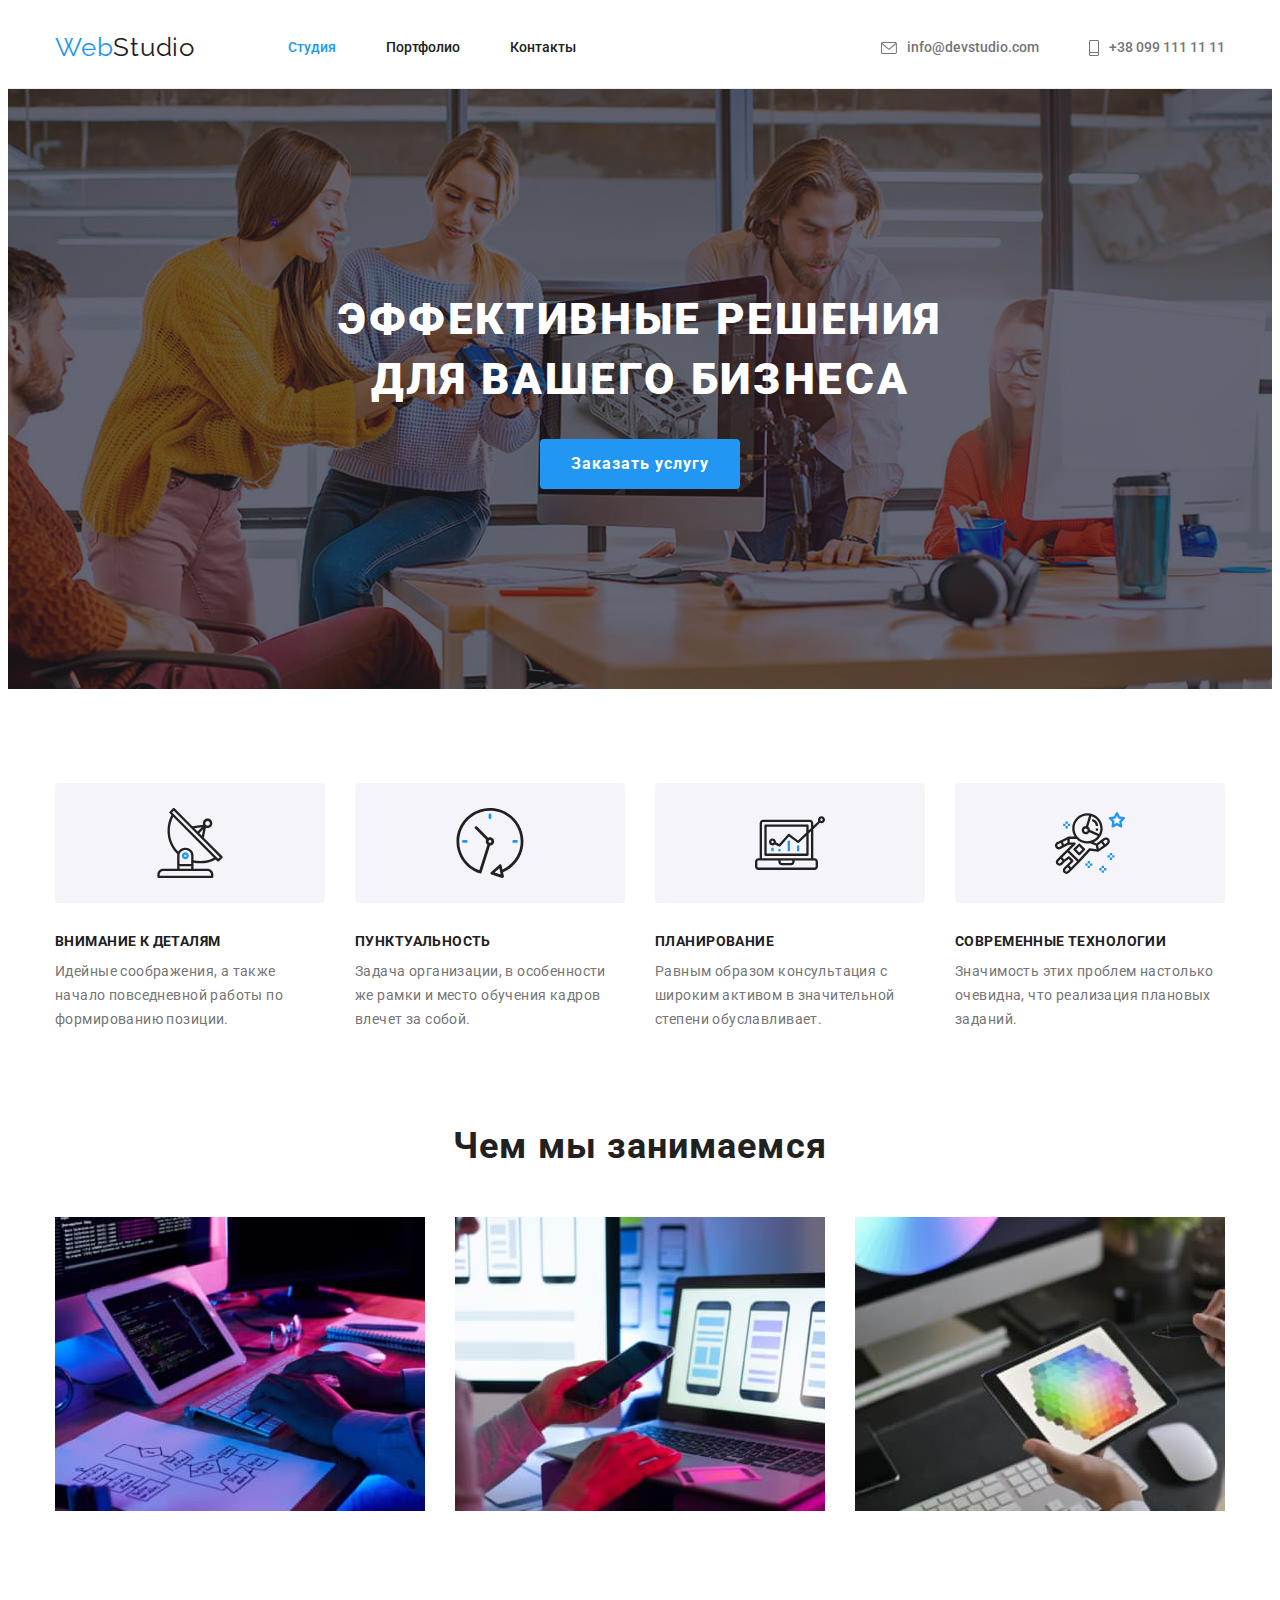
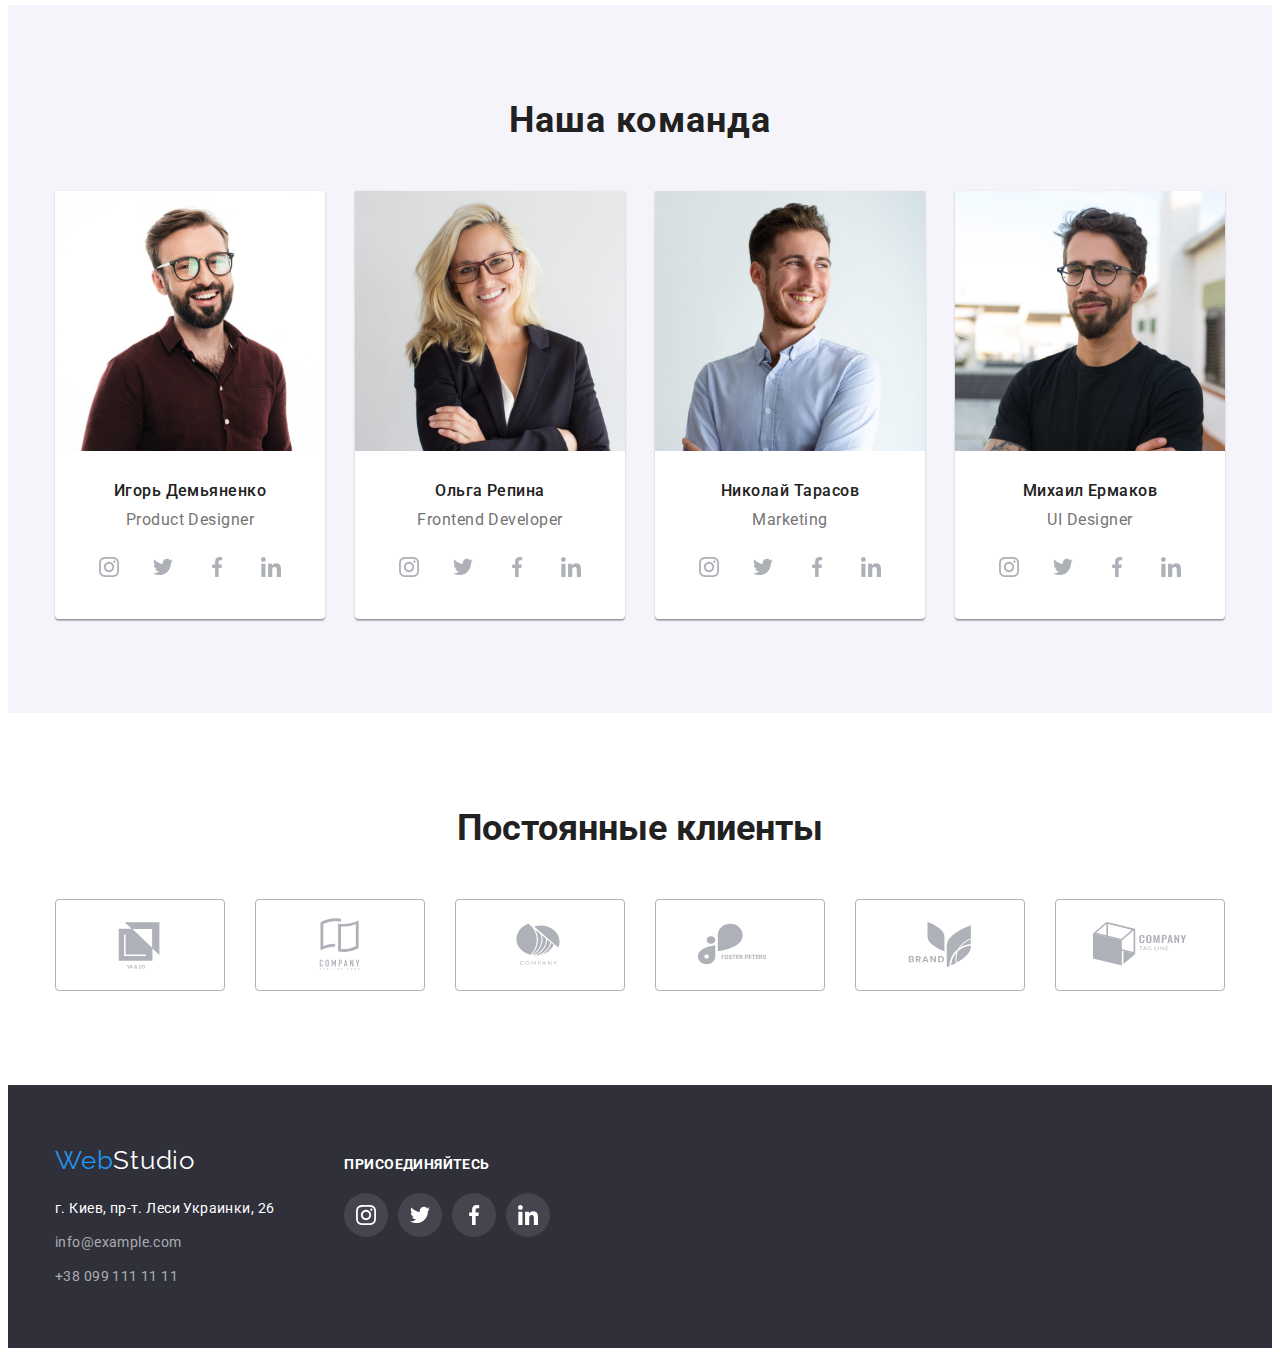
<file: index.html>
<!DOCTYPE html>
<html lang="ru">
    <head>
        <meta charset="utf-8" />
        <meta name="description" content="Web-Studio-(Version-2.1)" />
        <title>Web Studio</title>
        <link rel="stylesheet" href="https://cdnjs.cloudflare.com/ajax/libs/modern-normalize/1.1.0/modern-normalize.min.css"
            integrity="sha512-wpPYUAdjBVSE4KJnH1VR1HeZfpl1ub8YT/NKx4PuQ5NmX2tKuGu6U/JRp5y+Y8XG2tV+wKQpNHVUX03MfMFn9Q=="
            crossorigin="anonymous" referrerpolicy="no-referrer" />
        <link rel="preconnect" href="https://fonts.googleapis.com">
        <link rel="preconnect" href="https://fonts.gstatic.com" crossorigin>
        <link href="https://fonts.googleapis.com/css2?family=Raleway:wght@700&family=Roboto:wght@400;500;700;900&display=swap"
            rel="stylesheet">
        <link rel="stylesheet" href="./css/styles.css">
    </head>
        <body>
            <!--Header section-->
    <header class="header">
        <div class="container header-container">
            <nav class="header-nav">
                <a class="logo link" href="">Web<span class="logo-second">Studio</span> </a>
                <ul class="header-list list">
                    <li class="header-item"><a class="header-link link current" href="">Студия</a></li>
                    <li class="header-item"><a class="header-link link" href="./portfolio.html">Портфолио</a></li>
                    <li class="header-item"><a class="header-link link" href="">Контакты</a></li>
                </ul>
            </nav>
            <div class="header-contacts">
                <ul class="header-list list">
                    <li class="contacts list"><a class="contacts-link link" href="mailto:info@example.com">
                            <svg class="contacts-icon" width="16" height="12">
                                <use href="./images/icons.svg#icon-envelope"> </use>
                            </svg> info@devstudio.com</a></li>
                    <li class="contacts list"><a class="contacts-link link" href="tel:+380991111111">
                            <svg class="contacts-icon" width="10" height="16">
                                <use href="./images/icons.svg#icon-Vector"></use>
                            </svg> +38 099 111 11 11</a></li>
                </ul>
            </div>
        </div>
    </header>
            <!--Main section-->
                <main>
                    <section id="studio" class="hero">
                    <div class="container hero-container">
                        <h1 class="title-hero">Эффективные решения <br> для вашего бизнеса</h1>
                        <div class="btn-hero-right">
                        <button type="button" class="btn-hero">Заказать услугу</button>
                        </div>
                    </div>
                    </section>
                    <section class="sub-hero">
                        <div class="container sub-hero-container">
                        <ul class="sub-hero-list list">
                            <li class="sub-hero-item">
                                <div class="sub-hero-logo">
                                    <svg class="sub-hero-icon">
                                        <use href="./images/icons.svg#icon-antenna-1" width="70" height="70"></use>
                                    </svg>
                                </div>
                                <h3 class="sub-hero-title">Внимание к деталям</h3>
                                <p class="text-sub-title">Идейные соображения, а также начало повседневной работы по формированию позиции.</p>
                            </li>
                            <li class="sub-hero-item">
                                <div class="sub-hero-logo">
                                    <svg class="sub-hero-icon">
                                        <use href="./images/icons.svg#icon-clock-1" width="70" height="70"></use>
                                    </svg>
                                </div>
                                <h3 class="sub-hero-title">Пунктуальность</h3>
                                <p class="text-sub-title">Задача организации, в особенности же рамки и место обучения кадров влечет за собой.</p>
                            </li>
                            <li class="sub-hero-item">
                                <div class="sub-hero-logo">
                                    <svg class="sub-hero-icon">
                                        <use href="./images/icons.svg#icon-diagram-1" width="70" height="70"></use>
                                    </svg>
                                </div>
                                <h3 class="sub-hero-title">Планирование</h3>
                                <p class="text-sub-title">Равным образом консультация с широким активом в значительной степени обуславливает.</p>
                            </li>
                            <li class="sub-hero-item">
                                <div class="sub-hero-logo">
                                    <svg class="sub-hero-icon">
                                        <use href="./images/icons.svg#icon-astronaut-1" width="70" height="70"></use>
                                    </svg>
                                </div>
                                <h3 class="sub-hero-title">Современные технологии</h3>
                                <p class="text-sub-title">Значимость этих проблем настолько очевидна, что реализация плановых заданий.</p>
                            </li>
                        </ul>
                        </div>
                    </section>
                    <section id="pictures" class="pictures-section">
                        <div class="container pictures-container">
                        <h2 class="pictures-title">Чем мы занимаемся</h2>
                            <ul class="pictures-list list">
                                <li class="pictures-list-item"><img src="./images/img1.jpg" alt="Macbook на деревянном столе" width="370"></li>
                                <li class="pictures-list-item"><img src="./images/img2.jpg" alt="Ноутбук на столе и смартфон в руке" width="370"></li>
                                <li class="pictures-list-item"><img src="./images/img3.jpg" alt="Планшет в руках" width="370"></li>
                        </div>
                            </ul>
                    </section>
                    <section class="team-section">
                        <div class="container team-container">
                        <h2 class="team-title">Наша команда</h2>
                            <ul class="team-list list">
                                <li class="team-list-item">
                                    <img src="./images/team/i_dem.jpg" alt="мужчина с бородой в очках" width="270">
                                    <div class="team-content">
                                    <h3 class="title-team-members">Игорь Демьяненко</h3>
                                    <p class="vocation-team-members">Product Designer</p>
                                    <ul class="team-socials-list list">
                                        <li class="team-socials-item">
                                            <a href="" class="team-socials-link">
                                                <svg class="team-socials-icon" width="20" height="20">
                                                    <use href="./images/icons.svg#icon-instagram-2"></use>
                                                </svg>
                                            </a>
                                        </li>
                                        <li class="team-socials-item">
                                            <a href="" class="team-socials-link">
                                                <svg class="team-socials-icon" widht="20" height="20">
                                                    <use href="./images/icons.svg#icon-twitter-1"></use>
                                                </svg>
                                            </a>
                                        </li>
                                        <li class="team-socials-item">
                                            <a href="" class="team-socials-link">
                                                <svg class="team-socials-icon" widht="10" height="20">
                                                    <use href="./images/icons.svg#icon-facebook-1"></use>
                                                </svg>
                                            </a>
                                        </li>
                                        <li class="team-socials-item">
                                            <a href="" class="team-socials-link">
                                                <svg class="team-socials-icon" widht="20" height="20">
                                                    <use href="./images/icons.svg#icon-linkedin-1"></use>
                                                </svg>
                                            </a>
                                        </li>
                                    </ul>
                                    </div>
                                </li>
                                <li class="team-list-item">
                                    <img src="./images/team/o_rep.jpg" alt="девушка в очках" width="270">
                                    <div class="team-content">
                                    <h3 class="title-team-members">Ольга Репина</h3>
                                    <p class="vocation-team-members">Frontend Developer</p>
                                    <ul class="team-socials-list list">
                                        <li class="team-socials-item">
                                            <a href="" class="team-socials-link">
                                                <svg class="team-socials-icon" width="20" height="20">
                                                    <use href="./images/icons.svg#icon-instagram-2"></use>
                                                </svg>
                                            </a>
                                        </li>
                                        <li class="team-socials-item">
                                            <a href="" class="team-socials-link">
                                                <svg class="team-socials-icon" widht="20" height="20">
                                                    <use href="./images/icons.svg#icon-twitter-1"></use>
                                                </svg>
                                            </a>
                                        </li>
                                        <li class="team-socials-item">
                                            <a href="" class="team-socials-link">
                                                <svg class="team-socials-icon" widht="10" height="20">
                                                    <use href="./images/icons.svg#icon-facebook-1"></use>
                                                </svg>
                                            </a>
                                        </li>
                                        <li class="team-socials-item">
                                            <a href="" class="team-socials-link">
                                                <svg class="team-socials-icon" widht="20" height="20">
                                                    <use href="./images/icons.svg#icon-linkedin-1"></use>
                                                </svg>
                                            </a>
                                        </li>
                                    </ul>
                                    </div>
                                </li>
                                <li class="team-list-item">
                                    <img src="./images/team/n_tar.jpg" alt="улыбающийся молодой мужчина" width="270">
                                    <div class="team-content">
                                    <h3 class="title-team-members">Николай Тарасов</h3>
                                    <p class="vocation-team-members">Marketing</p>
                                    <ul class="team-socials-list list">
                                        <li class="team-socials-item">
                                            <a href="" class="team-socials-link">
                                                <svg class="team-socials-icon" width="20" height="20">
                                                    <use href="./images/icons.svg#icon-instagram-2"></use>
                                                </svg>
                                            </a>
                                        </li>
                                        <li class="team-socials-item">
                                            <a href="" class="team-socials-link">
                                                <svg class="team-socials-icon" widht="20" height="20">
                                                    <use href="./images/icons.svg#icon-twitter-1"></use>
                                                </svg>
                                            </a>
                                        </li>
                                        <li class="team-socials-item">
                                            <a href="" class="team-socials-link">
                                                <svg class="team-socials-icon" widht="10" height="20">
                                                    <use href="./images/icons.svg#icon-facebook-1"></use>
                                                </svg>
                                            </a>
                                        </li>
                                        <li class="team-socials-item">
                                            <a href="" class="team-socials-link">
                                                <svg class="team-socials-icon" widht="20" height="20">
                                                    <use href="./images/icons.svg#icon-linkedin-1"></use>
                                                </svg>
                                            </a>
                                        </li>
                                    </ul>
                                    </div>
                                </li>
                                <li class="team-list-item">
                                    <img src="./images/team/m_erm.jpg" alt="молодой мужчина в очках" width="270">
                                    <div class="team-content">
                                    <h3 class="title-team-members">Михаил Ермаков</h3>
                                    <p class="vocation-team-members">UI Designer</p>
                                    <ul class="team-socials-list list">
                                        <li class="team-socials-item">
                                            <a href="" class="team-socials-link">
                                                <svg class="team-socials-icon" width="20" height="20">
                                                    <use href="./images/icons.svg#icon-instagram-2"></use>
                                                </svg>
                                            </a>
                                        </li>
                                        <li class="team-socials-item">
                                            <a href="" class="team-socials-link">
                                                <svg class="team-socials-icon" widht="20" height="20">
                                                    <use href="./images/icons.svg#icon-twitter-1"></use>
                                                </svg>
                                            </a>
                                        </li>
                                        <li class="team-socials-item">
                                            <a href="" class="team-socials-link">
                                                <svg class="team-socials-icon" widht="10" height="20">
                                                    <use href="./images/icons.svg#icon-facebook-1"></use>
                                                </svg>
                                            </a>
                                        </li>
                                        <li class="team-socials-item">
                                            <a href="" class="team-socials-link">
                                                <svg class="team-socials-icon" widht="20" height="20">
                                                    <use href="./images/icons.svg#icon-linkedin-1"></use>
                                                </svg>
                                            </a>
                                        </li>
                                    </ul>
                                    </div>
                                </li>
                            </ul>
                        </div>
                    </section>
                    <section class="clients-section">
                        <div class="container">
                            <h2 class="clients-title">Постоянные клиенты</h2>
                            <ul class="clients-list list">
                                
                                <li class="clients-item">
                                    <a href="" class="clients-link">
                                        <svg class="clients-icon" width="106" height="60">
                                            <use href="./images/icons.svg#icon-Logo"></use>
                                        </svg>
                                    </a>
                                </li>
                                
                                <li class="clients-item">
                                    <a href="" class="clients-link">
                                        <svg class="clients-icon" width="106" height="60">
                                            <use href="./images/icons.svg#icon-Logo-1"></use>
                                        </svg>
                                    </a>
                                </li>
                                
                                <li class="clients-item">
                                    <a href="" class="clients-link">
                                        <svg class="clients-icon" width="106" height="60">
                                            <use href="./images/icons.svg#icon-Logo-2"></use>
                                        </svg>
                                    </a>
                                </li>
                                
                                <li class="clients-item">
                                    <a href="" class="clients-link">
                                        <svg class="clients-icon" width="106" height="60">
                                            <use href="./images/icons.svg#icon-Logo-3"></use>
                                        </svg>
                                    </a>
                                </li>
                                
                                <li class="clients-item">
                                    <a href="" class="clients-link">
                                        <svg class="clients-icon" width="106" height="60">
                                            <use href="./images/icons.svg#icon-Logo-4"></use>
                                        </svg>
                                    </a>
                                </li>

                                <li class="clients-item">
                                    <a href="" class="clients-link">
                                        <svg class="clients-icon" width="106" height="60">
                                            <use href="./images/icons.svg#icon-Logo-5"></use>
                                        </svg>
                                    </a>
                                </li>
                            </ul>

                        </div>
                    </section>
                </main>
            <!--Footer section-->
                <footer id="contact" class="footer">
                    <div class="footer-container container">
                    <div>
                    <a class="logo link" href="">Web<span class="footer-logo-second">Studio</span> </a>
                    <address class="address">
                        <ul class="address-list">
                            <li class="footer-list-item">
                                <a href="https://goo.gl/maps/HhhkS5GEAfCxWmF9A" 
                                target="_blank" rel="noopener norefferer nofollow"
                                class="footer-link-address">
                                г. Киев, пр-т. Леси Украинки, 26</a>
                            </li>
                            <li class="footer-list-item"><a href="mailto:info@example.com" class="footer-link">info@example.com</a></li>
                            <li class="footer-list-item"><a href="tel:+380991111111" class="footer-link">+38 099 111 11 11</a></li>
                        </ul>
                    </address>
                    </div>
                    
                    <div class="footer-right">
                        <h2 class="footer-right-title">присоединяйтесь</h2>
                        <ul class="footer-social list">
                            <li class="footer-social-item"> <a href="" class="footer-social-link link">
                                    <svg class="footer-social-icon" width="20" height="20">
                                        <use href="./images/icons.svg#icon-instagram-2"></use>
                                    </svg>
                                </a>
                            </li>
                            <li class="footer-social-item"> <a href="" class="footer-social-link link">
                                    <svg class="footer-social-icon" width="20" height="20">
                                        <use href="./images/icons.svg#icon-twitter-1"></use>
                                    </svg>
                                </a>
                            </li>
                            <li class="footer-social-item"> <a href="" class="footer-social-link link">
                                    <svg class="footer-social-icon" width="20" height="20">
                                        <use href="./images/icons.svg#icon-facebook-1"></use>
                                    </svg>
                                </a>
                            </li>
                            <li class="footer-social-item"> <a href="" class="footer-social-link link">
                                    <svg class="footer-social-icon" width="20" height="20">
                                        <use href="./images/icons.svg#icon-linkedin-1"></use>
                                    </svg>
                                </a>
                            </li>
                        </ul>
                    </div>
                    </div>
                </footer>
        </body>    
</html>
</file>
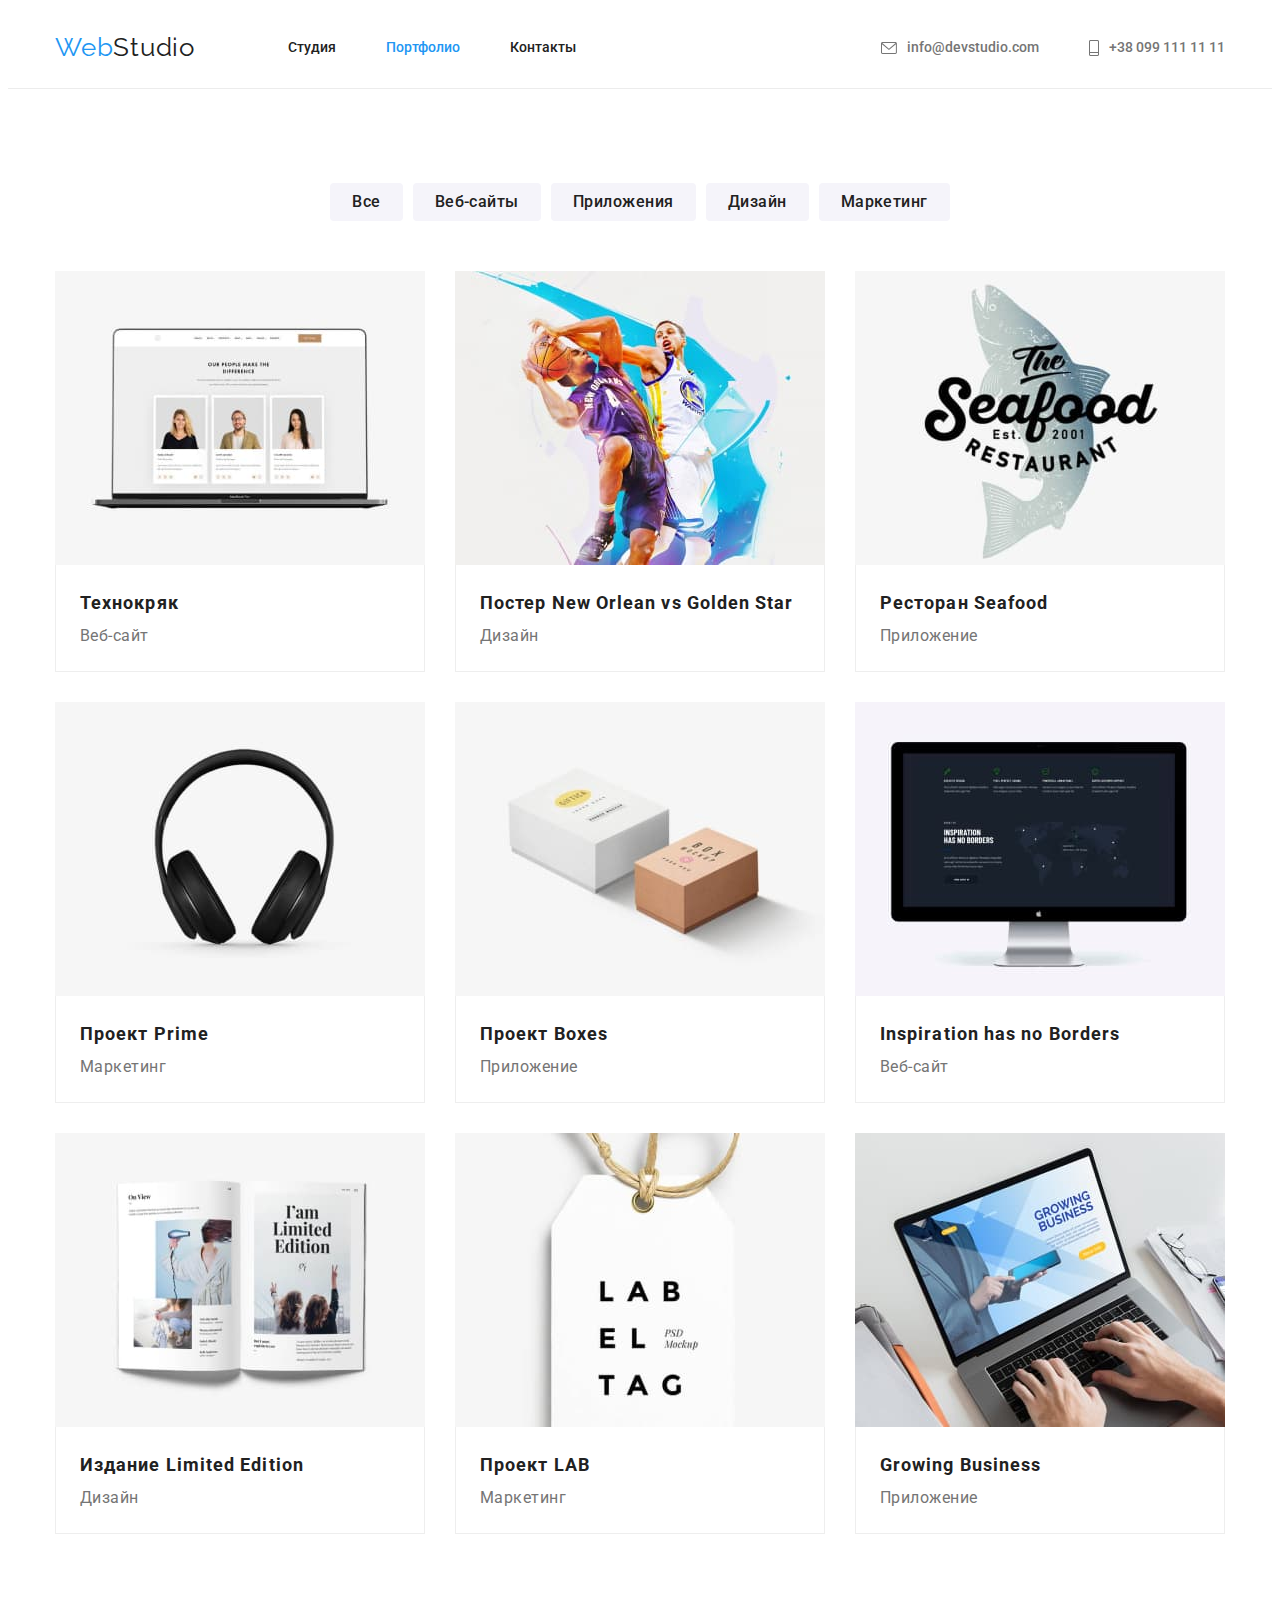
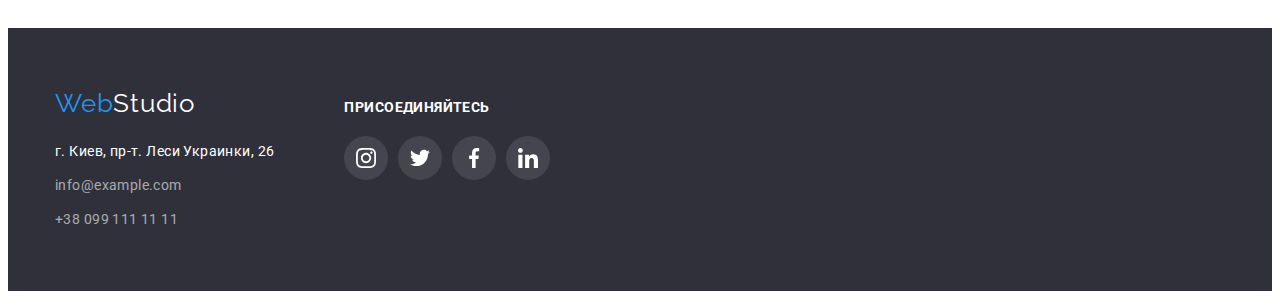
<file: portfolio.html>
<!DOCTYPE html>
<html lang="ru">

<head>
    <meta charset="utf-8" />
    <meta name="description" content="Web-Studio-(Version-2.1)" />
    <title>Web Studio</title>
    <link rel="stylesheet" href="https://cdnjs.cloudflare.com/ajax/libs/modern-normalize/1.1.0/modern-normalize.min.css"
        integrity="sha512-wpPYUAdjBVSE4KJnH1VR1HeZfpl1ub8YT/NKx4PuQ5NmX2tKuGu6U/JRp5y+Y8XG2tV+wKQpNHVUX03MfMFn9Q=="
        crossorigin="anonymous" referrerpolicy="no-referrer" />
    <link rel="preconnect" href="https://fonts.googleapis.com">
    <link rel="preconnect" href="https://fonts.gstatic.com" crossorigin>
    <link
        href="https://fonts.googleapis.com/css2?family=Raleway:wght@700&family=Roboto:wght@400;500;700;900&display=swap"
        rel="stylesheet">
    <link rel="stylesheet" href="./css/styles.css">
</head>

<body>
    <!--Header section-->
    <header class="header">
        <div class="container header-container">
            <nav class="header-nav">
                <a class="logo link" href="">Web<span class="logo-second">Studio</span> </a>
                <ul class="header-list list">
                    <li class="header-item"><a class="header-link link" href="./index.html">Студия</a></li>
                    <li class="header-item"><a class="header-link link current" href="./portfolio.html">Портфолио</a></li>
                    <li class="header-item"><a class="header-link link" href="">Контакты</a></li>
                </ul>
            </nav>
            <div class="header-contacts">
                <ul class="header-list list">
                    <li class="contacts list"><a class="contacts-link link" href="mailto:info@example.com">
                            <svg class="contacts-icon" width="16" height="12">
                                <use href="./images/icons.svg#icon-envelope"> </use>
                            </svg> info@devstudio.com</a></li>
                    <li class="contacts list"><a class="contacts-link link" href="tel:+380991111111">
                            <svg class="contacts-icon" width="10" height="16">
                                <use href="./images/icons.svg#icon-Vector"></use>
                            </svg> +38 099 111 11 11</a></li>
                </ul>
            </div>
        </div>
    </header>
    <!--Main section-->
    <main class="main-portfolio">
        <section class="portfolio">
            <div class="container container-portfolio-btns">
            <h2 hidden class="visually-hidden">Filters buttons</h2>
            <ul class="portfolio-list-btns list">
                <li class="portfolio-item-btns"><button type="button" class="portfolio-button">Все</button></li>
                <li class="portfolio-item-btns"><button type="button" class="portfolio-button">Веб-сайты</button></li>
                <li class="portfolio-item-btns"><button type="button" class="portfolio-button">Приложения</button></li>
                <li class="portfolio-item-btns"><button type="button" class="portfolio-button">Дизайн</button></li>
                <li class="portfolio-item-btns"><button type="button" class="portfolio-button">Маркетинг</button></li>
            </ul>
            </div>
            <div class="container portfolio-list-img">
            <h2 hidden class="visually-hidden">All our projects</h2>
            <ul class="portfolio-list list">
                <li class="portfolio-list-item">
                    <a href="" class="portfolio-link link">
                    <img src="./images/portfolio-img/img-1.jpg" alt="Ноутбук с карточками разработчиков" width="370" height="294">
                    <div class="container-text">
                    <h3 class="portfolio-projects-title">Технокряк</h3>
                    <p class="portfolio-projects-text">Веб-сайт</p>
                </div>
                </a>
                </li>
                <li class="portfolio-list-item">
                    <a href="" class="portfolio-link link">
                    <img src="./images/portfolio-img/img-2.jpg" alt="Борьба за баскетбольный мяч" width="370" height="294">
                    <div class="container-text">
                    <h3 class="portfolio-projects-title">Постер New Orlean vs Golden Star</h3>
                    <p class="portfolio-projects-text">Дизайн</p>
                </div>
                </a>
                </li>
                <li class="portfolio-list-item">
                    <a href="" class="portfolio-link link">
                    <img src="./images/portfolio-img/img-3.jpg" alt="Логотип ресторана с рыбой на фоне" width="370" height="294">
                    <div class="container-text">
                    <h3 class="portfolio-projects-title">Ресторан Seafood</h3>
                    <p class="portfolio-projects-text">Приложение</p>
                </div>
                </a>
                </li>
                <li class="portfolio-list-item">
                    <a href="" class="portfolio-link link">
                    <img src="./images/portfolio-img/img-4.jpg" alt="Наушники" width="370" height="294">
                    <div class="container-text">
                    <h3 class="portfolio-projects-title">Проект Prime</h3>
                    <p class="portfolio-projects-text">Маркетинг</p>
                </div>
                </a>
                </li>
                <li class="portfolio-list-item">
                    <a href="" class="portfolio-link link">
                    <img src="./images/portfolio-img/img-5.jpg" alt="Две коробочки - коричневая и белая" width="370" height="294">
                    <div class="container-text">
                    <h3 class="portfolio-projects-title">Проект Boxes</h3>
                    <p class="portfolio-projects-text">Приложение</p>
                </div>
                </a>
                </li>
                <li class="portfolio-list-item">
                    <a href="" class="portfolio-link link">
                    <img src="./images/portfolio-img/img-6.jpg" alt="Монитор с открытом сайтом компании разработчиков" width="370" height="294">
                    <div class="container-text">
                    <h3 class="portfolio-projects-title">Inspiration has no Borders</h3>
                    <p class="portfolio-projects-text">Веб-сайт</p>
                </div>
                </a>
                </li>
                <li class="portfolio-list-item">
                    <a href="" class="portfolio-link link">
                    <img src="./images/portfolio-img/img-7.jpg" alt="Открытая книга Limited Edition"
                        width="370" height="294">
                    <div class="container-text">
                        <h3 class="portfolio-projects-title">Издание Limited Edition</h3>
                    <p class="portfolio-projects-text">Дизайн</p>
                </div>
                </a>
                </li>
                <li class="portfolio-list-item">
                    <a href="" class="portfolio-link link">
                    <img src="./images/portfolio-img/img-8.jpg" alt="Бирка проекта Lab" width="370" height="294">
                    <div class="container-text">
                    <h3 class="portfolio-projects-title">Проект LAB</h3>
                    <p class="portfolio-projects-text">Маркетинг</p>
                </div>
                </a>
                </li>
                <li class="portfolio-list-item">
                    <a href="" class="portfolio-link link">
                    <img src="./images/portfolio-img/img-9.jpg" alt="Отрытый ноутбук с сайтом о бизнесе" width="370" height="294">
                    <div class="container-text">
                    <h3 class="portfolio-projects-title">Growing Business</h3>
                    <p class="portfolio-projects-text">Приложение</p>
                    </div>
                    </a>
                </li>
            </ul>
            </div>
        </section>
        
    </main>
    <!--Footer section-->
                <footer id="contact" class="footer">
                    <div class="footer-container container">
                        <div>
                        <a class="logo link" href="">Web<span class="footer-logo-second">Studio</span> </a>
                            <address class="address">
                                <ul class="address-list">
                                    <li class="footer-list-item">
                                        <a href="https://goo.gl/maps/HhhkS5GEAfCxWmF9A" target="_blank"
                                            rel="noopener norefferer nofollow" class="footer-link-address">
                                            г. Киев, пр-т. Леси Украинки, 26</a>
                                    </li>
                                    <li class="footer-list-item"><a href="mailto:info@example.com"
                                            class="footer-link">info@example.com</a></li>
                                    <li class="footer-list-item"><a href="tel:+380991111111" class="footer-link">+38 099 111 11 11</a>
                                    </li>
                                </ul>
                            </address>
                        </div>
                
                        <div class="footer-right">
                            <h2 class="footer-right-title">присоединяйтесь</h2>
                            <ul class="footer-social list">
                                <li class="footer-social-item"> <a href="" class="footer-social-link link">
                                        <svg class="footer-social-icon" width="20" height="20">
                                            <use href="./images/icons.svg#icon-instagram-2"></use>
                                        </svg>
                                    </a>
                                </li>
                                <li class="footer-social-item"> <a href="" class="footer-social-link link">
                                        <svg class="footer-social-icon" width="20" height="20">
                                            <use href="./images/icons.svg#icon-twitter-1"></use>
                                        </svg>
                                    </a>
                                </li>
                                <li class="footer-social-item"> <a href="" class="footer-social-link link">
                                        <svg class="footer-social-icon" width="20" height="20">
                                            <use href="./images/icons.svg#icon-facebook-1"></use>
                                        </svg>
                                    </a>
                                </li>
                                <li class="footer-social-item"> <a href="" class="footer-social-link link">
                                        <svg class="footer-social-icon" width="20" height="20">
                                            <use href="./images/icons.svg#icon-linkedin-1"></use>
                                        </svg>
                                    </a>
                                </li>
                            </ul>
                        </div>
                    </div>
                </footer>
</body>

</html>
</file>
<file: css/styles.css>
:root {
  --after-title-text-color: #757575;
  --btn-background: #2196f3;
  --accent-color: #2196f3;
  --title-color: #212121;
  --alternative-color: #ffffff;
}

* {
  box-sizing: border-box;
}

p,
h1,
h2,
h3,
h4,
h5,
h6 {
  margin: 0;
}

ul {
  margin: 0;
  padding: 0;
}

button {
  cursor: pointer;
}

img {
  display: block;
}

body {
  font-family: 'Roboto', sans-serif;
  color: #212121;
}
a {
  text-decoration: none;
}

.link {
  text-decoration: none;
}

.container {
  width: 1200px;
  padding-left: 15px;
  padding-right: 15px;
  margin: 0 auto;
}

.list {
  list-style: none;
  display: flex;
  align-items: center;
}
/*------------Header section--------------*/
.header {
  background: var(--alternative-color);
  margin: 0 auto;
  border-bottom: 1px solid #ececec;
}

.header-container {
  display: flex;
  align-items: center;
}

.logo {
  font-family: Raleway, sans-serif;
  font-size: 26px;
  line-height: 1.2;
  letter-spacing: 0.03em;
  color: var(--accent-color);
}
.logo:hover,
.logo:focus {
  color: var(--accent-color);
}

.logo-second {
  color: var(--title-color);
}
.logo-second:hover,
.logo-second:focus {
  color: var(--accent-color);
}

.header-nav {
  display: flex;
  align-items: center;
}

.header-list {
  display: flex;
  align-items: center;
  margin-left: 93px;
  padding-left: 0px;
}

.header-list .link {
  display: flex;
  align-items: center;
  padding-top: 32px;
  padding-bottom: 32px;
}

.header-item:not(:last-child) {
  margin-right: 50px;
}

.header-link {
  font-weight: 500;
  font-size: 14px;
  line-height: 1.14;
  color: var(--title-color);
}

.header-list .current {
  color: var(--accent-color);
}

.header-link:hover,
.header-link:focus {
  color: var(--accent-color);
}

.header-contacts {
  margin-left: auto;
}

.contacts:not(:last-child) {
  margin-right: 50px;
}

.contacts-link {
  font-weight: 500;
  font-size: 14px;
  line-height: 1.14;
  color: var(--after-title-text-color);
}
.contacts-link:hover,
.contacts-link:focus {
  color: var(--accent-color);
}

.contacts-icon {
  fill: currentColor;
  margin-right: 10px;
}
/*------------Main section--------------*/
/*------------Studio page---------------*/

.hero {
  background: #2f303a;
  background-image: linear-gradient(rgba(47, 48, 58, 0.4), rgba(47, 48, 58, 0.4)),
    url(../images/hero-bg.jpg);
  background-repeat: no-repeat;
  background-position: center;
  background-size: cover;
  text-align: center;
  max-width: 1600px;
  margin: 0 auto;
  padding-top: 200px;
  padding-bottom: 200px;
}

.hero-container {
  display: flex;
  flex-direction: column;
  justify-content: center;
  align-items: center;
}

.title-hero {
  font-weight: 900;
  font-size: 44px;
  line-height: calc(60 / 44);
  text-align: center;
  letter-spacing: 0.06em;
  text-transform: uppercase;
  color: var(--alternative-color);
  margin-bottom: 30px;
}

.btn-hero {
  font-family: inherit;
  cursor: pointer;
  font-weight: bold;
  text-align: center;
  font-size: 16px;
  line-height: calc(30 / 16);
  letter-spacing: 0.06em;
  color: var(--alternative-color);
  background-color: var(--btn-background);
  border-radius: 4px;
  min-width: 200px;
  height: 50px;
  border: none;
}

/*-------Sub-hero---------*/

.sub-hero {
  padding-top: 94px;
  padding-bottom: 94px;
  margin: 0 auto;
}

.sub-hero-container {
  display: flex;
  flex-wrap: wrap;
}

.sub-hero-list {
  display: flex;
  align-items: center;
  margin-left: -30px;
}

.sub-hero-item {
  width: calc(100% / 4 - 30px);
  margin-left: 30px;
}
.sub-hero-title {
  margin-top: 30px;
  font-weight: bold;
  font-size: 14px;
  line-height: calc(16 / 14);
  letter-spacing: 0.03em;
  text-transform: uppercase;
  color: var(--title-color);
}
.text-sub-title {
  font-weight: normal;
  font-size: 14px;
  line-height: calc(24 / 14);
  letter-spacing: 0.03em;
  color: var(--after-title-text-color);
  margin-top: 10px;
}

.sub-hero-logo {
  width: 270px;
  height: 120px;
  display: flex;
  justify-content: center;
  align-items: center;
  background-color: #f5f4fa;
  border-radius: 4px;
}
.sub-hero-icon {
  width: 70px;
  height: 70px;
}

/*------Pictures section------*/

.pictures-section {
  text-align: center;
  padding-bottom: 94px;
}

.pictures-title {
  font-weight: bold;
  font-size: 36px;
  text-align: center;
  letter-spacing: 0.03em;
  margin-bottom: 50px;
  line-height: calc(42 / 36);
}

.pictures-list {
  display: flex;
  margin-left: -30px;
  flex-wrap: wrap;
}
.pictures-list-item {
  width: calc(100% / 3 - 30px);
  margin-left: 30px;
}

/*-------Team-section-------*/

.team-section {
  text-align: center;
  margin: 0 auto;
  padding-top: 94px;
  padding-bottom: 94px;
  background: #f5f4fa;
}

.team-list {
  display: flex;
  margin-left: -30px;
  flex-wrap: wrap;
}

.team-list-item {
  width: calc(100% / 4 - 30px);
  margin-left: 30px;
  background: var(--alternative-color);
  border-radius: 0px 0px 4px 4px;
  box-shadow: 0px 1px 3px rgba(0, 0, 0, 0.12), 0px 1px 1px rgba(0, 0, 0, 0.14),
    0px 2px 1px rgba(0, 0, 0, 0.2);
}

.team-content {
  padding: 30px;
}

.team-title {
  font-weight: bold;
  font-size: 36px;
  line-height: calc(42 / 36);
  letter-spacing: 0.03em;
  padding-bottom: 50px;
}
.title-team-members {
  font-weight: 500;
  font-size: 16px;
  line-height: calc(19 / 16);
  letter-spacing: 0.03em;
  padding-bottom: 10px;
}
.vocation-team-members {
  font-size: 16px;
  line-height: calc(19 / 16);
  letter-spacing: 0.03em;
  color: var(--after-title-text-color);
  margin-bottom: 16px;
}

.team-socials-list {
  display: flex;
  justify-content: center;
}

.team-socials-item + .team-socials-item {
  margin-left: 10px;
}

.team-socials-link {
  width: 44px;
  height: 44px;
  border-radius: 50%;
  display: flex;
  align-items: center;
  justify-content: center;
  color: #afb1b8;
}

.team-socials-link:hover,
.team-socials-link:focus {
  background-color: var(--accent-color);
  color: #ffffff;
}

.team-socials-icon {
  fill: currentColor;
}

/*-----------Clients section---------------*/

.clients-section {
  text-align: center;
  margin: 0 auto;
  padding-top: 94px;
  padding-bottom: 94px;
}

.clients-title {
  font-weight: bold;
  font-size: 36px;
  line-height: calc(42 / 36);
  text-align: center;
}

.clients-list {
  display: flex;
  justify-content: center;
  align-items: center;
  margin-top: 50px;
}
.clients-item + .clients-item {
  margin-left: 30px;
}

.clients-link {
  display: flex;
  justify-content: center;
  align-items: center;
  width: 170px;
  height: 92px;
  border: 1px solid rgba(175, 177, 184, 1);
  border-radius: 4px;
}
.clients-link:hover,
.clients-link:focus {
  border-color: var(--accent-color);
}

.clients-link:hover .clients-icon,
.clients-link:focus .clients-icon {
  fill: var(--accent-color);
}

.clients-icon {
  width: 106px;
  height: 60px;
  fill: #afb1b8;
}

/*------------Portfolio page---------------*/

.main-portfolio {
  max-width: 1600px;
  margin: 0 auto;
  padding-top: 94px;
  padding-bottom: 94px;
}

.portfolio-list-btns {
  display: flex;
  justify-content: center;
  margin-bottom: 50px;
  margin-left: -10px;
}
.portfolio-item-btns {
  margin-left: 10px;
}
.portfolio-button {
  padding: 6px 22px;
  font-weight: 500;
  border: none;
  font-size: 16px;
  line-height: 1.6;
  text-align: center;
  color: var(--title-color);
  background: #f5f4fa;
  border-radius: 4px;
}

.portfolio-button:hover,
.portfolio-button:focus {
  color: var(--alternative-color);
  background: var(--btn-background);
}

.portfolio-list {
  display: flex;
  flex-wrap: wrap;
  margin-left: -30px;
  margin-top: -30px;
}

.portfolio-list-item {
  flex-basis: calc(100% / 3 - 30px);
  margin-left: 30px;
  margin-top: 30px;
}

.container-text {
  padding: 20px 24px;
  border: 1px solid #eeeeee;
  border-top: none;
}

.portfolio-button {
  font-family: inherit;
  font-weight: 500;
  font-size: 16px;
  line-height: calc(26 / 16);
  text-align: center;
  letter-spacing: 0.03em;
  color: var(--title-color);
}
.portfolio-projects-title {
  font-weight: bold;
  font-size: 18px;
  line-height: calc(36 / 18);
  letter-spacing: 0.06em;
  color: var(--title-color);
}
.portfolio-projects-text {
  font-size: 16px;
  line-height: calc(30 / 16);
  letter-spacing: 0.03em;
  color: var(--after-title-text-color);
}

.portfolio-link {
  display: block;
}

.portfolio-link:hover,
.portfolio-link:focus {
  box-shadow: 0px 1px 1px rgba(0, 0, 0, 0.12), 0px 4px 4px rgba(0, 0, 0, 0.06),
    1px 4px 6px rgba(0, 0, 0, 0.16);
}
/*------------Footer section--------------*/
.footer {
  background: #2f303a;
  margin: 0 auto;
  padding-top: 60px;
  padding-bottom: 60px;
  border-bottom: 6px solid #ffffff;
}
.footer-container {
  display: flex;
}
.logo-footer {
  font-family: Raleway;
  font-style: normal;
  font-weight: bold;
  font-size: 26px;
  line-height: calc(31 / 26);
  letter-spacing: 0.03em;
  color: var(--alternative-color);
}
.footer-logo-second {
  color: var(--alternative-color);
}

.footer-logo-second:hover,
.footer-logo-second:focus {
  color: var(--accent-color);
}

.address {
  margin-top: 20px;
}
.address-list {
  list-style: none;
}
.footer-link-address {
  font-style: normal;
  font-weight: normal;
  font-size: 14px;
  color: var(--alternative-color);
  line-height: calc(24 / 14);
  letter-spacing: 0.03em;
}
.footer-link-address:hover,
.footer-link-address:focus {
  color: var(--accent-color);
}

.footer-list-item + .footer-list-item {
  margin-top: 10px;
}
.footer-list-item {
  font-weight: normal;
  font-size: 14px;
  line-height: calc(24 / 14);
  letter-spacing: 0.03em;
  color: rgba(255, 255, 255, 0.6);
}
.footer-link {
  font-style: normal;
  font-weight: normal;
  font-size: 14px;
  line-height: calc(24 / 14);
  letter-spacing: 0.03em;
  color: rgba(255, 255, 255, 0.6);
}
.footer-link:hover,
.footer-link:focus {
  color: var(--accent-color);
}

.footer-right {
  width: 206px;
  height: 80px;
  padding-top: 12px;
  margin-left: 70px;
}

.footer-right-title {
  font-weight: 700;
  font-size: 14px;
  line-height: 1.14;
  letter-spacing: 0.03em;
  text-transform: uppercase;
  color: #ffffff;
}

.footer-social {
  display: flex;
  justify-content: center;
  margin-top: 20px;
}

.footer-social-link {
  width: 100%;
  height: 100%;
  display: flex;
  justify-content: center;
  align-items: center;
  border-radius: 50%;
  background-color: rgba(255, 255, 255, 0.1);
}

.footer-social-link:hover,
.footer-social-link:focus {
  background-color: var(--accent-color);
}

.footer-social-item {
  width: 44px;
  height: 44px;
}

.footer-social-item + .footer-social-item {
  margin-left: 10px;
}

.footer-social-icon {
  fill: #ffffff;
}
</file>
